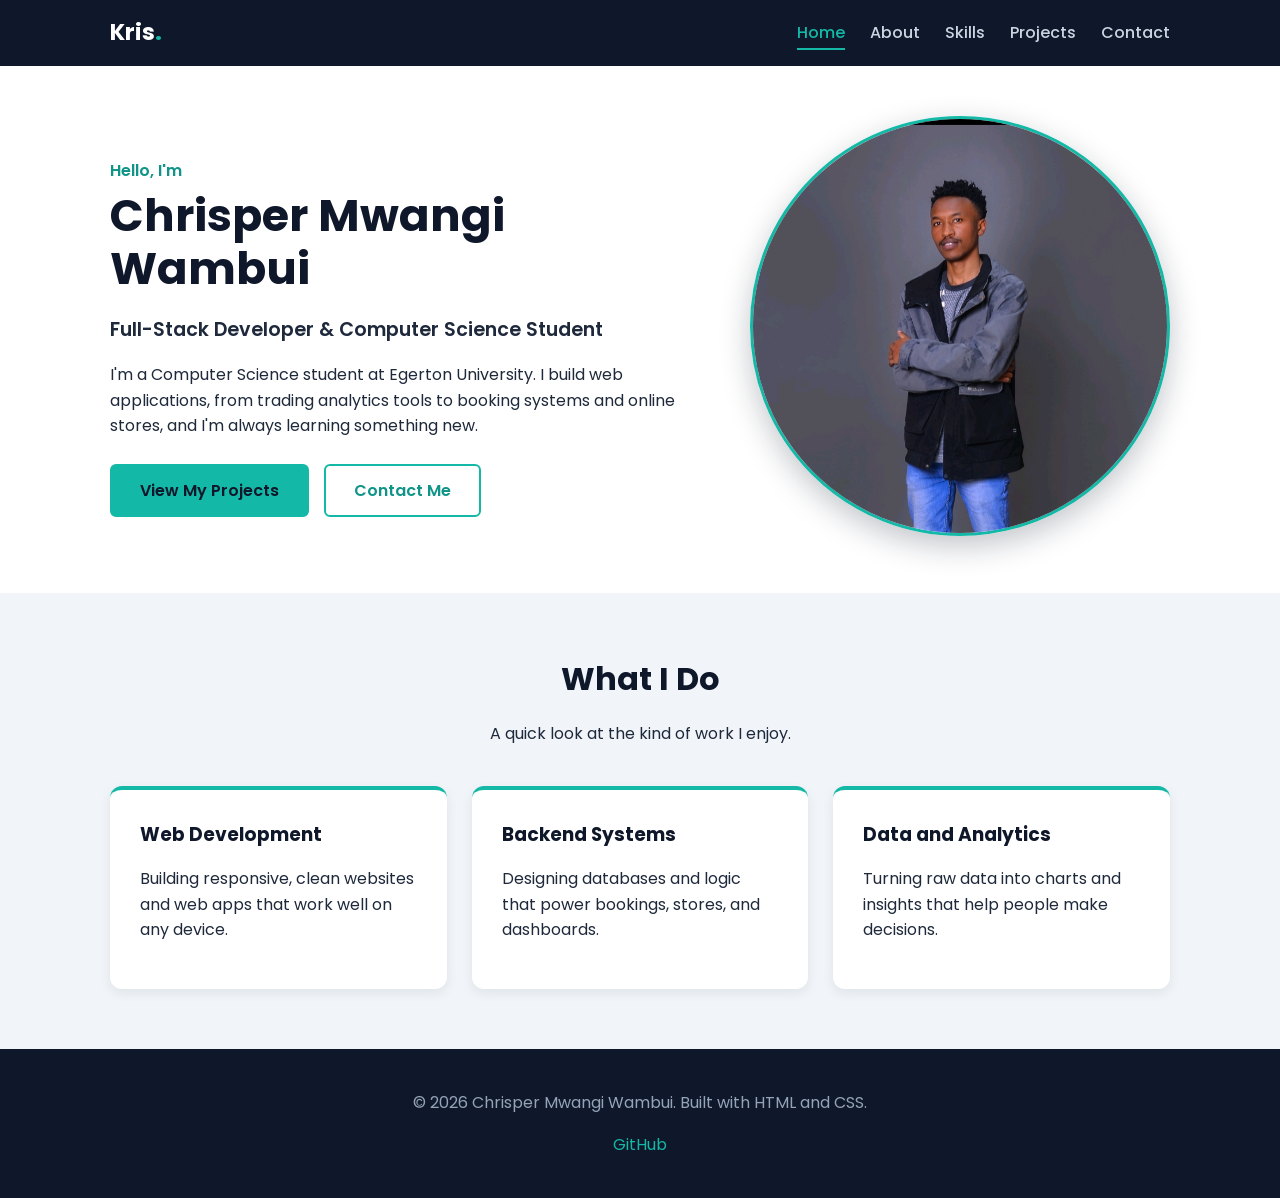
<file: index.html>
<!DOCTYPE html>
<html lang="en">
<head>
  <meta charset="UTF-8">
  <meta name="viewport" content="width=device-width, initial-scale=1.0">
  <title>Kris | Full-Stack Developer</title>

  <!-- Favicon: a small "K" icon shown in the browser tab -->
  <link rel="icon" href="data:image/svg+xml,<svg xmlns='http://www.w3.org/2000/svg' viewBox='0 0 100 100'><rect width='100' height='100' rx='20' fill='%230f172a'/><text x='50' y='70' font-size='65' text-anchor='middle' fill='%2314b8a6' font-family='Arial' font-weight='bold'>K</text></svg>">

  <!-- Google Font -->
  <link rel="preconnect" href="https://fonts.googleapis.com">
  <link rel="preconnect" href="https://fonts.gstatic.com" crossorigin>
  <link href="https://fonts.googleapis.com/css2?family=Poppins:wght@400;500;600;700&display=swap" rel="stylesheet">

  <!-- Our stylesheet -->
  <link rel="stylesheet" href="css/style.css">
</head>
<body>

  <!-- ===== NAVIGATION BAR ===== -->
  <nav class="navbar">
    <div class="container">
      <a href="index.html" class="logo">Kris<span>.</span></a>
      <ul class="nav-links">
        <li><a href="index.html" class="active">Home</a></li>
        <li><a href="about.html">About</a></li>
        <li><a href="skills.html">Skills</a></li>
        <li><a href="projects.html">Projects</a></li>
        <li><a href="contact.html">Contact</a></li>
      </ul>
    </div>
  </nav>

  <!-- ===== HERO SECTION ===== -->
  <header class="hero" id="home">
    <div class="container">

      <div class="hero-text">
        <p class="hero-greeting">Hello, I'm</p>
        <h1>Chrisper Mwangi Wambui</h1>
        <p class="hero-title">Full-Stack Developer &amp; Computer Science Student</p>
        <p>
          I'm a Computer Science student at Egerton University. I build
          web applications, from trading analytics tools to booking systems
          and online stores, and I'm always learning something new.
        </p>
        <div class="hero-buttons">
          <a href="projects.html" class="btn btn-primary">View My Projects</a>
          <a href="contact.html" class="btn btn-outline">Contact Me</a>
        </div>
      </div>

      <div class="hero-photo">
        <img src="images/profile.jpeg" alt="Portrait of Chrisper Mwangi Wambui">
      </div>

    </div>
  </header>

  <!-- ===== WHAT I DO ===== -->
  <section class="section" id="what-i-do">
    <div class="container">
      <h2 class="section-title">What I Do</h2>
      <p class="section-subtitle">A quick look at the kind of work I enjoy.</p>

      <div class="cards">
        <div class="card">
          <h3>Web Development</h3>
          <p>Building responsive, clean websites and web apps that work well on any device.</p>
        </div>
        <div class="card">
          <h3>Backend Systems</h3>
          <p>Designing databases and logic that power bookings, stores, and dashboards.</p>
        </div>
        <div class="card">
          <h3>Data and Analytics</h3>
          <p>Turning raw data into charts and insights that help people make decisions.</p>
        </div>
      </div>
    </div>
  </section>

  <!-- ===== FOOTER ===== -->
  <footer class="footer">
    <div class="container">
      <p>&copy; 2026 Chrisper Mwangi Wambui. Built with HTML and CSS.</p>
      <p><a href="https://github.com/kris4509">GitHub</a></p>
    </div>
  </footer>

</body>
</html>
</file>
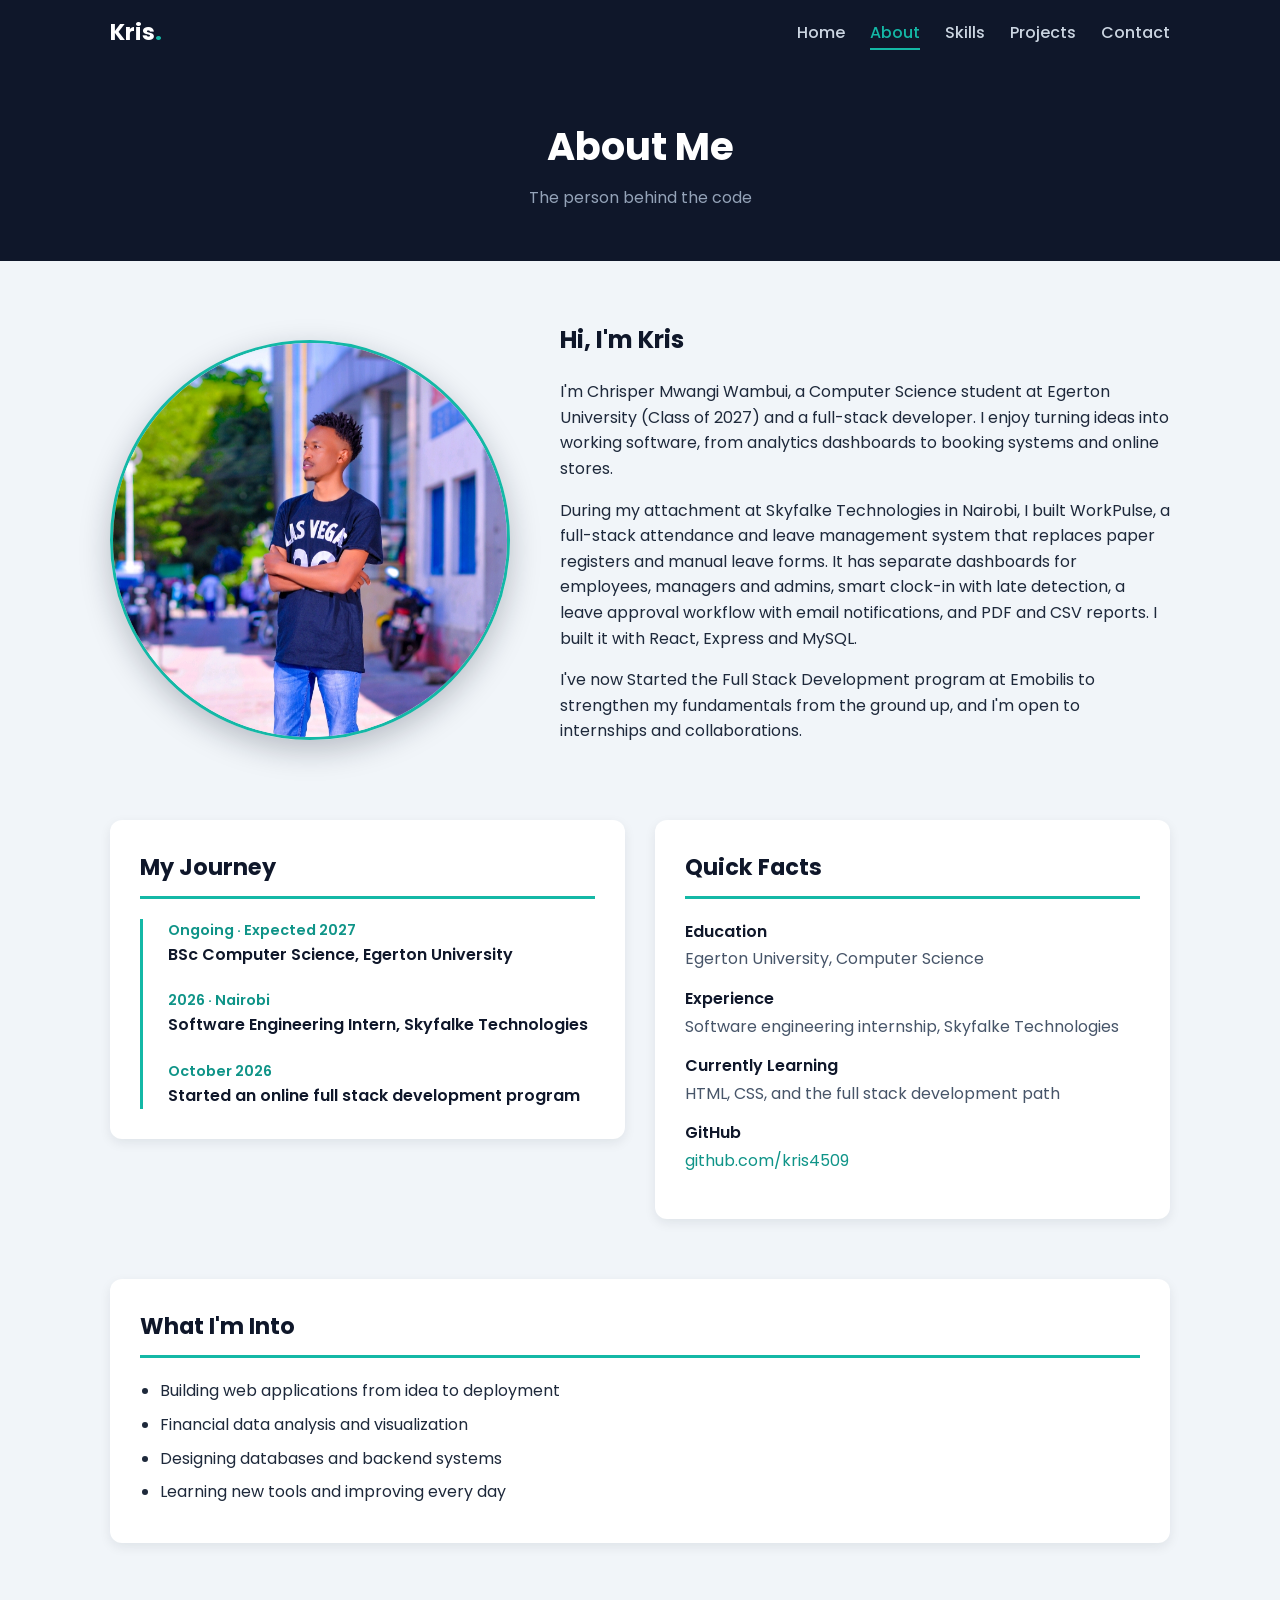
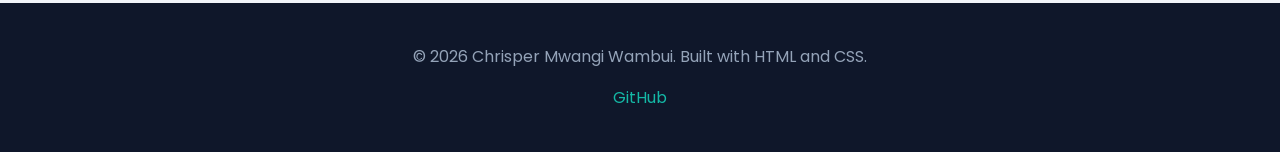
<file: about.html>
<!DOCTYPE html>
<html lang="en">
<head>
  <meta charset="UTF-8">
  <meta name="viewport" content="width=device-width, initial-scale=1.0">
  <title>About | Kris</title>

  <link rel="icon" href="data:image/svg+xml,<svg xmlns='http://www.w3.org/2000/svg' viewBox='0 0 100 100'><rect width='100' height='100' rx='20' fill='%230f172a'/><text x='50' y='70' font-size='65' text-anchor='middle' fill='%2314b8a6' font-family='Arial' font-weight='bold'>K</text></svg>">

  <link rel="preconnect" href="https://fonts.googleapis.com">
  <link rel="preconnect" href="https://fonts.gstatic.com" crossorigin>
  <link href="https://fonts.googleapis.com/css2?family=Poppins:wght@400;500;600;700&display=swap" rel="stylesheet">

  <link rel="stylesheet" href="css/style.css">
</head>
<body>

  <!-- ===== NAVIGATION BAR (note: "active" moved to About) ===== -->
  <nav class="navbar">
    <div class="container">
      <a href="index.html" class="logo">Kris<span>.</span></a>
      <ul class="nav-links">
        <li><a href="index.html">Home</a></li>
        <li><a href="about.html" class="active">About</a></li>
        <li><a href="skills.html">Skills</a></li>
        <li><a href="projects.html">Projects</a></li>
        <li><a href="contact.html">Contact</a></li>
      </ul>
    </div>
  </nav>

  <!-- ===== PAGE HEADER ===== -->
  <header class="page-header">
    <div class="container">
      <h1>About Me</h1>
      <p>The person behind the code</p>
    </div>
  </header>

  <!-- ===== INTRO ===== -->
  <section class="section" id="intro">
    <div class="container about-intro">
      <img src="images/profile2.jpeg" alt="Chrisper Mwangi Wambui">
      <div>
        <h2>Hi, I'm Kris</h2>
        <p>
        I'm Chrisper Mwangi Wambui, a Computer Science student at
        Egerton University (Class of 2027) and a full-stack developer.
        I enjoy turning ideas into working software, from analytics
        dashboards to booking systems and online stores.
        </p>
        <p>
        During my attachment at Skyfalke Technologies in Nairobi, I built
        WorkPulse, a full-stack attendance and leave management system that
        replaces paper registers and manual leave forms. It has separate
        dashboards for employees, managers and admins, smart clock-in with
        late detection, a leave approval workflow with email notifications,
        and PDF and CSV reports. I built it with React, Express and MySQL.
        </p>
        <p>
        I've now <span class="what">Started the Full Stack Development program at Emobilis</span> to
        strengthen my fundamentals from the ground up, and I'm open to
        internships and collaborations.
        </p>
      </div>
    </div>
  </section>

  <!-- ===== TIMELINE + QUICK FACTS ===== -->
  <section class="section" id="journey" style="padding-top: 0;">
    <div class="container about-two-col">

      <!-- Ordered list: the timeline -->
      <div class="panel">
        <h2>My Journey</h2>
        <ol class="timeline">
          <li>
            <span class="when">Ongoing &middot; Expected 2027</span>
            <span class="what">BSc Computer Science, Egerton University</span>
          </li>
          <li>
            <span class="when">2026 &middot; Nairobi</span>
            <span class="what">Software Engineering Intern, Skyfalke Technologies</span>
          </li>
          <li>
            <span class="when">October 2026</span>
            <span class="what">Started an online full stack development program</span>
          </li>
        </ol>
      </div>

      <!-- Description list: quick facts -->
      <div class="panel">
        <h2>Quick Facts</h2>
        <dl class="facts">
          <dt>Education</dt>
          <dd>Egerton University, Computer Science</dd>

          <dt>Experience</dt>
          <dd>Software engineering internship, Skyfalke Technologies</dd>

          <dt>Currently Learning</dt>
          <dd>HTML, CSS, and the full stack development path</dd>

          <dt>GitHub</dt>
          <dd><a href="https://github.com/kris4509">github.com/kris4509</a></dd>
        </dl>
      </div>

    </div>
  </section>

  <!-- ===== INTERESTS ===== -->
  <section class="section" id="interests" style="padding-top: 0;">
    <div class="container">
      <div class="panel">
        <h2>What I'm Into</h2>
        <!-- Unordered list. EDIT: keep what's true, add your own -->
        <ul class="interests">
          <li>Building web applications from idea to deployment</li>
          <li>Financial data analysis and visualization</li>
          <li>Designing databases and backend systems</li>
          <li>Learning new tools and improving every day</li>
        </ul>
      </div>
    </div>
  </section>

  <!-- ===== FOOTER ===== -->
  <footer class="footer">
    <div class="container">
      <p>&copy; 2026 Chrisper Mwangi Wambui. Built with HTML and CSS.</p>
      <p><a href="https://github.com/kris4509">GitHub</a></p>
    </div>
  </footer>

</body>
</html>
</file>
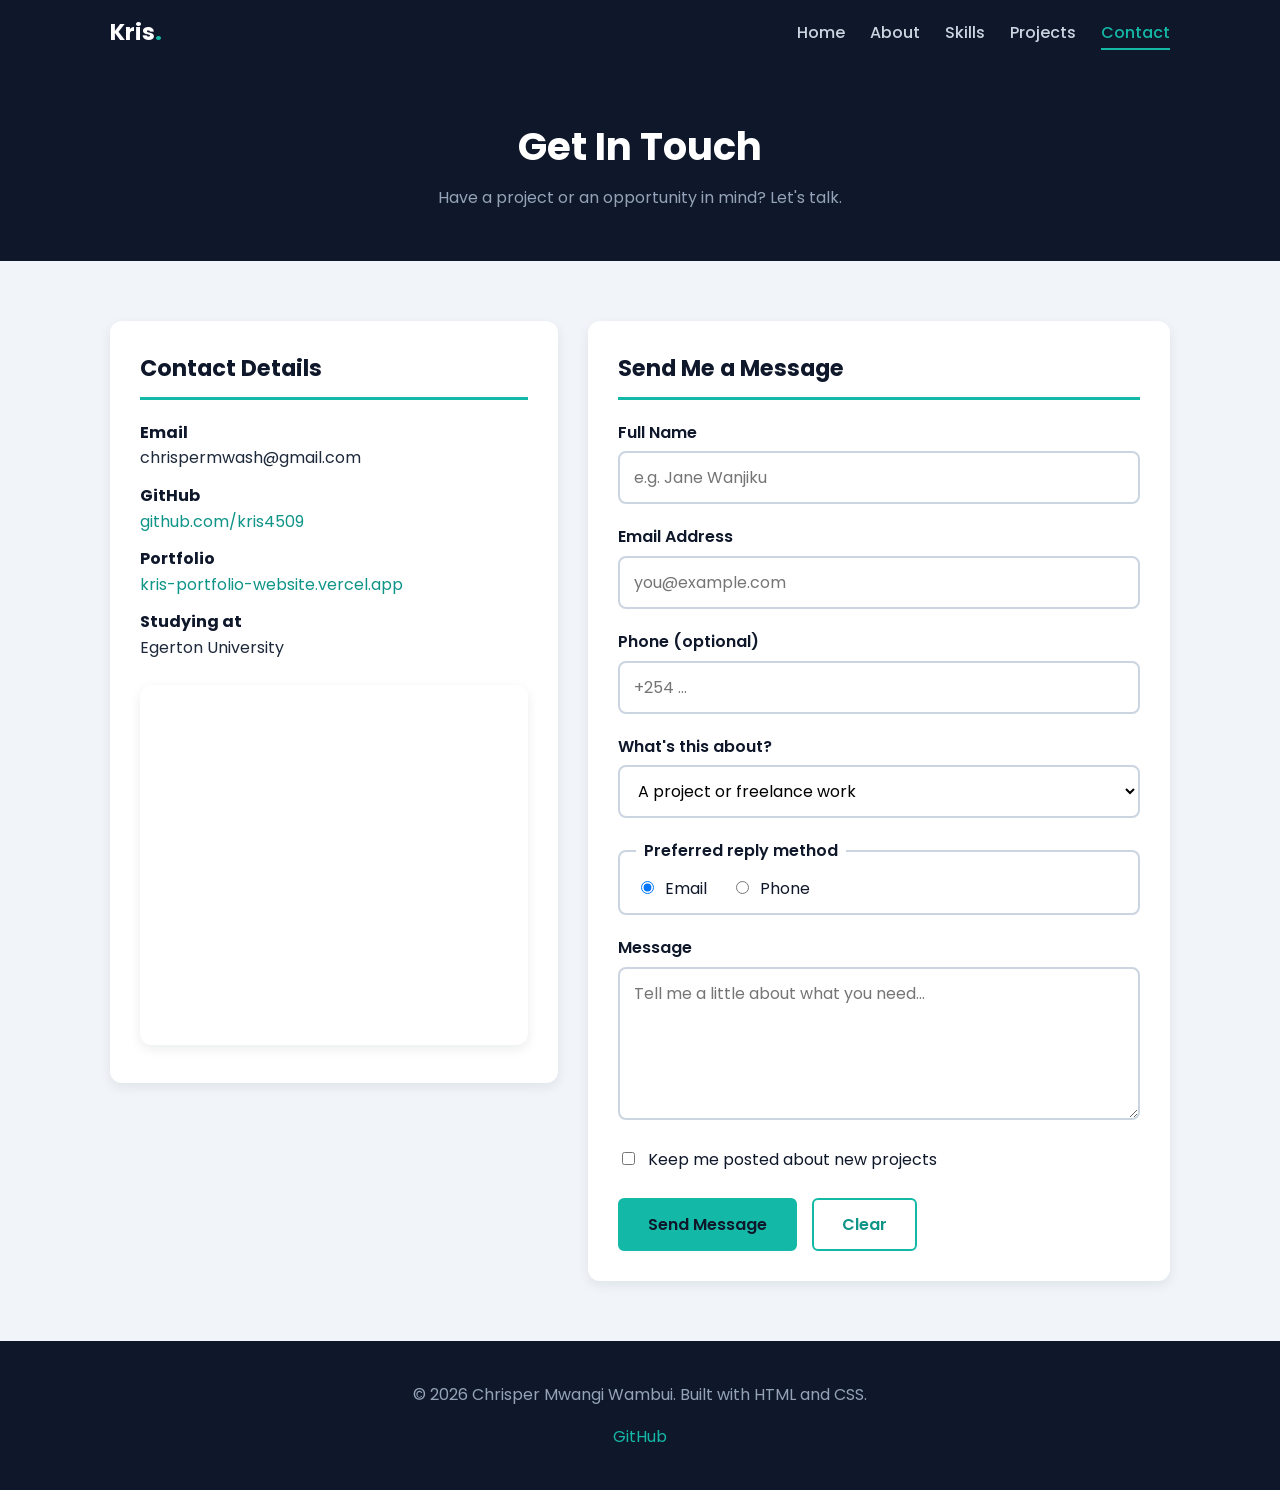
<file: contact.html>
<!DOCTYPE html>
<html lang="en">
<head>
  <meta charset="UTF-8">
  <meta name="viewport" content="width=device-width, initial-scale=1.0">
  <title>Contact | Kris</title>

  <link rel="icon" href="data:image/svg+xml,<svg xmlns='http://www.w3.org/2000/svg' viewBox='0 0 100 100'><rect width='100' height='100' rx='20' fill='%230f172a'/><text x='50' y='70' font-size='65' text-anchor='middle' fill='%2314b8a6' font-family='Arial' font-weight='bold'>K</text></svg>">

  <link rel="preconnect" href="https://fonts.googleapis.com">
  <link rel="preconnect" href="https://fonts.gstatic.com" crossorigin>
  <link href="https://fonts.googleapis.com/css2?family=Poppins:wght@400;500;600;700&display=swap" rel="stylesheet">

  <link rel="stylesheet" href="css/style.css">
</head>
<body>

  <!-- ===== NAVIGATION BAR (note: "active" moved to Contact) ===== -->
  <nav class="navbar">
    <div class="container">
      <a href="index.html" class="logo">Kris<span>.</span></a>
      <ul class="nav-links">
        <li><a href="index.html">Home</a></li>
        <li><a href="about.html">About</a></li>
        <li><a href="skills.html">Skills</a></li>
        <li><a href="projects.html">Projects</a></li>
        <li><a href="contact.html" class="active">Contact</a></li>
      </ul>
    </div>
  </nav>

  <!-- ===== PAGE HEADER ===== -->
  <header class="page-header">
    <div class="container">
      <h1>Get In Touch</h1>
      <p>Have a project or an opportunity in mind? Let's talk.</p>
    </div>
  </header>

  <!-- ===== CONTACT SECTION ===== -->
  <section class="section" id="contact">
    <div class="container contact-layout">

      <!-- LEFT: details and map -->
      <div class="contact-info">
        <div class="panel">
          <h2>Contact Details</h2>
          <ul class="contact-list">
            
            <li><strong>Email</strong>chrispermwash@gmail.com</li>
            <li><strong>GitHub</strong> <a href="https://github.com/kris4509" target="_blank" rel="noopener noreferrer">github.com/kris4509</a></li>
            <li><strong>Portfolio</strong> <a href="https://kris-portfolio-website.vercel.app" target="_blank" rel="noopener noreferrer">kris-portfolio-website.vercel.app</a></li>
            <li><strong>Studying at</strong> Egerton University</li>
          </ul>

          <!-- Iframe: an embedded map of my university  -->
          <iframe
            class="map-frame"
            title="Map showing Egerton University"
            src="https://www.openstreetmap.org/export/embed.html?bbox=35.91%2C-0.385%2C35.95%2C-0.355&amp;layer=mapnik&amp;marker=-0.3703%2C35.9306"
            loading="lazy">
          </iframe>
        </div>
      </div>

      <!-- RIGHT: the form -->
      <div class="contact-form-wrap">
        <div class="panel">
          <h2>Send Me a Message</h2>

          
          <form class="contact-form" action="mailto:your-email@example.com" method="post" enctype="text/plain">

            <label for="name">Full Name</label>
            <input type="text" id="name" name="name" placeholder="e.g. Jane Wanjiku" required>

            <label for="email">Email Address</label>
            <input type="email" id="email" name="email" placeholder="you@example.com" required>

            <label for="phone">Phone (optional)</label>
            <input type="tel" id="phone" name="phone" placeholder="+254 ...">

            <label for="topic">What's this about?</label>
            <select id="topic" name="topic">
              <option value="project">A project or freelance work</option>
              <option value="job">A job or internship</option>
              <option value="collab">Collaboration</option>
              <option value="other">Something else</option>
            </select>

            <fieldset>
              <legend>Preferred reply method</legend>
              <span class="option">
                <input type="radio" id="reply-email" name="reply" value="email" checked>
                <label for="reply-email">Email</label>
              </span>
              <span class="option">
                <input type="radio" id="reply-phone" name="reply" value="phone">
                <label for="reply-phone">Phone</label>
              </span>
            </fieldset>

            <label for="message">Message</label>
            <textarea id="message" name="message" rows="5" placeholder="Tell me a little about what you need..." required></textarea>

            <div class="checkbox-row">
              <input type="checkbox" id="updates" name="updates" value="yes">
              <label for="updates">Keep me posted about new projects</label>
            </div>

            <div class="form-buttons">
              <button type="submit" class="btn btn-primary">Send Message</button>
              <button type="reset" class="btn btn-outline">Clear</button>
            </div>

          </form>
        </div>
      </div>

    </div>
  </section>

  <!-- ===== FOOTER ===== -->
  <footer class="footer">
    <div class="container">
      <p>&copy; 2026 Chrisper Mwangi Wambui. Built with HTML and CSS.</p>
      <p><a href="https://github.com/kris4509">GitHub</a></p>
    </div>
  </footer>

</body>
</html>
</file>
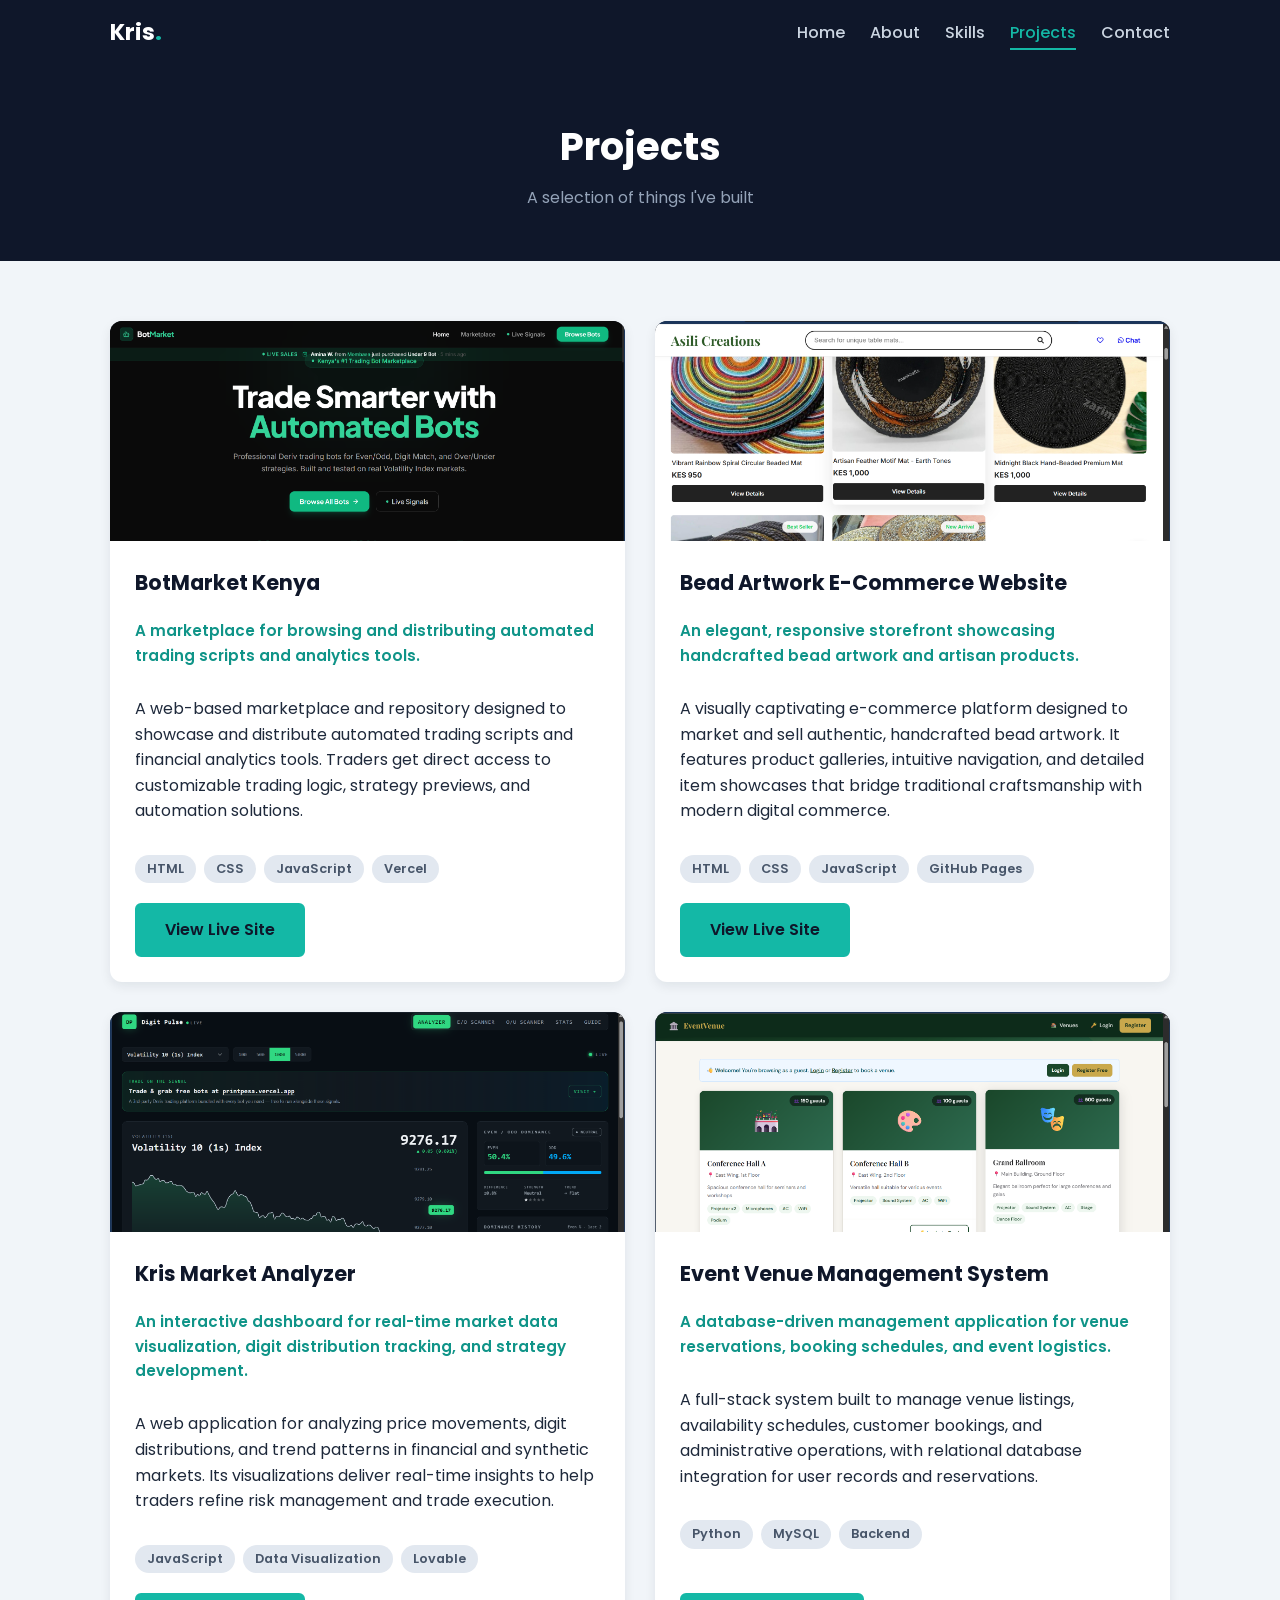
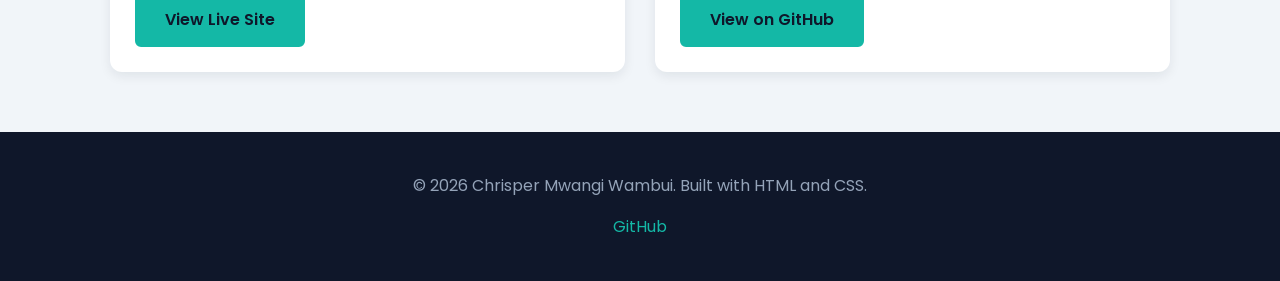
<file: projects.html>
<!DOCTYPE html>
<html lang="en">
<head>
  <meta charset="UTF-8">
  <meta name="viewport" content="width=device-width, initial-scale=1.0">
  <title>Projects | Kris</title>

  <link rel="icon" href="data:image/svg+xml,<svg xmlns='http://www.w3.org/2000/svg' viewBox='0 0 100 100'><rect width='100' height='100' rx='20' fill='%230f172a'/><text x='50' y='70' font-size='65' text-anchor='middle' fill='%2314b8a6' font-family='Arial' font-weight='bold'>K</text></svg>">

  <link rel="preconnect" href="https://fonts.googleapis.com">
  <link rel="preconnect" href="https://fonts.gstatic.com" crossorigin>
  <link href="https://fonts.googleapis.com/css2?family=Poppins:wght@400;500;600;700&display=swap" rel="stylesheet">

  <link rel="stylesheet" href="css/style.css">
</head>
<body>

  <!-- ===== NAVIGATION BAR (note: "active" moved to Projects) ===== -->
  <nav class="navbar">
    <div class="container">
      <a href="index.html" class="logo">Kris<span>.</span></a>
      <ul class="nav-links">
        <li><a href="index.html">Home</a></li>
        <li><a href="about.html">About</a></li>
        <li><a href="skills.html">Skills</a></li>
        <li><a href="projects.html" class="active">Projects</a></li>
        <li><a href="contact.html">Contact</a></li>
      </ul>
    </div>
  </nav>

  <!-- ===== PAGE HEADER ===== -->
  <header class="page-header">
    <div class="container">
      <h1>Projects</h1>
      <p>A selection of things I've built</p>
    </div>
  </header>

  <!-- ===== PROJECT CARDS ===== -->
  <section class="section" id="projects">
    <div class="container projects-grid">

      <!-- Project 1: BotMarket Kenya -->
      <article class="project-card">
        <img src="images/botmarket.png" alt="Screenshot of the BotMarket Kenya website">
        <div class="project-body">
          <h3>BotMarket Kenya</h3>
          <p class="project-summary">A marketplace for browsing and distributing automated trading scripts and analytics tools.</p>
          <p>
            A web-based marketplace and repository designed to showcase and
            distribute automated trading scripts and financial analytics tools.
            Traders get direct access to customizable trading logic, strategy
            previews, and automation solutions.
          </p>
         
          <ul class="tags">
            <li>HTML</li>
            <li>CSS</li>
            <li>JavaScript</li>
            <li>Vercel</li>
          </ul>
          <a href="https://botmarket-ke.vercel.app" class="btn btn-primary" target="_blank" rel="noopener noreferrer">View Live Site</a>
        </div>
      </article>

      <!-- Project 2: Bead Artwork E-Commerce -->
      <article class="project-card">
        <img src="images/bead-artwork.png" alt="Screenshot of the Bead Artwork e-commerce website">
        <div class="project-body">
          <h3>Bead Artwork E-Commerce Website</h3>
          <p class="project-summary">An elegant, responsive storefront showcasing handcrafted bead artwork and artisan products.</p>
          <p>
            A visually captivating e-commerce platform designed to market and
            sell authentic, handcrafted bead artwork. It features product
            galleries, intuitive navigation, and detailed item showcases that
            bridge traditional craftsmanship with modern digital commerce.
          </p>
          <ul class="tags">
            <li>HTML</li>
            <li>CSS</li>
            <li>JavaScript</li>
            <li>GitHub Pages</li>
          </ul>
          <a href="https://kris4509.github.io/bead-artwork-ecommerce-website" class="btn btn-primary" target="_blank" rel="noopener noreferrer">View Live Site</a>
        </div>
      </article>

      <!-- Project 3: Kris Market Analyzer -->
      <article class="project-card">
        <img src="images/market-analyzer.png" alt="Screenshot of the Kris Market Analyzer dashboard">
        <div class="project-body">
          <h3>Kris Market Analyzer</h3>
          <p class="project-summary">An interactive dashboard for real-time market data visualization, digit distribution tracking, and strategy development.</p>
          <p>
            A web application for analyzing price movements, digit
            distributions, and trend patterns in financial and synthetic
            markets. Its visualizations deliver real-time insights to help
            traders refine risk management and trade execution.
          </p>
          <ul class="tags">
            <li>JavaScript</li>
            <li>Data Visualization</li>
            <li>Lovable</li>
          </ul>
          <a href="https://krismarketanalyzer.lovable.app" class="btn btn-primary" target="_blank" rel="noopener noreferrer">View Live Site</a>
        </div>
      </article>

      <!-- Project 4: Event Venue Management System -->
      <article class="project-card">
        <img src="images/event-venue.png" alt="Screenshot of the Event Venue Management System">
        <div class="project-body">
          <h3>Event Venue Management System</h3>
          <p class="project-summary">A database-driven management application for venue reservations, booking schedules, and event logistics.</p>
          <p>
            A full-stack system built to manage venue listings, availability
            schedules, customer bookings, and administrative operations, with
            relational database integration for user records and reservations.
          </p>
          <ul class="tags">
            <li>Python</li>
            <li>MySQL</li>
            <li>Backend</li>
          </ul>
          <a href="https://github.com/kris4509/EventVenueSystem" class="btn btn-primary" target="_blank" rel="noopener noreferrer">View on GitHub</a>
        </div>
      </article>

    </div>
  </section>

  <!-- ===== FOOTER ===== -->
  <footer class="footer">
    <div class="container">
      <p>&copy; 2026 Chrisper Mwangi Wambui. Built with HTML and CSS.</p>
      <p><a href="https://github.com/kris4509">GitHub</a></p>
    </div>
  </footer>

</body>
</html>
</file>
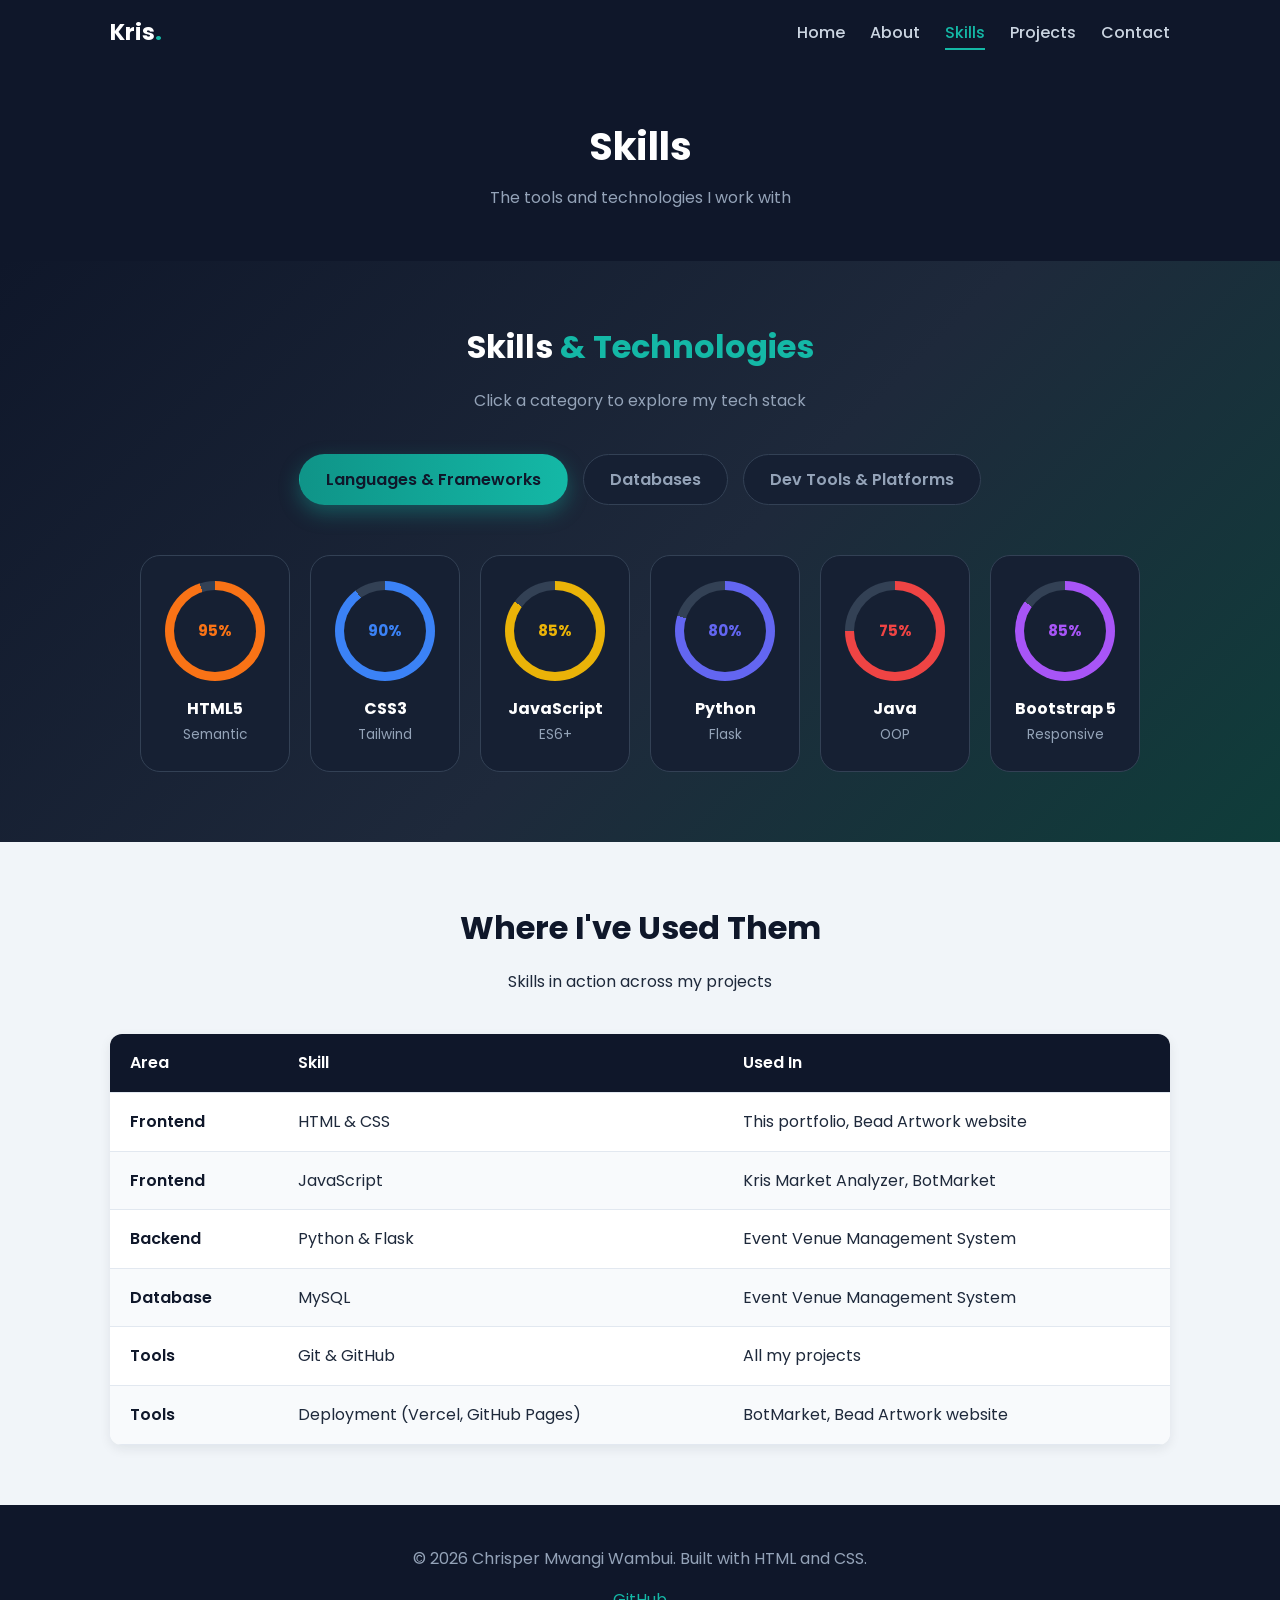
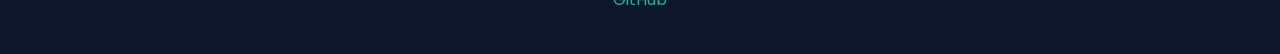
<file: skills.html>
<!DOCTYPE html>
<html lang="en">
<head>
  <meta charset="UTF-8">
  <meta name="viewport" content="width=device-width, initial-scale=1.0">
  <title>Skills | Kris</title>

  <link rel="icon" href="data:image/svg+xml,<svg xmlns='http://www.w3.org/2000/svg' viewBox='0 0 100 100'><rect width='100' height='100' rx='20' fill='%230f172a'/><text x='50' y='70' font-size='65' text-anchor='middle' fill='%2314b8a6' font-family='Arial' font-weight='bold'>K</text></svg>">

  <link rel="preconnect" href="https://fonts.googleapis.com">
  <link rel="preconnect" href="https://fonts.gstatic.com" crossorigin>
  <link href="https://fonts.googleapis.com/css2?family=Poppins:wght@400;500;600;700&display=swap" rel="stylesheet">

  <link rel="stylesheet" href="css/style.css">
</head>
<body>

  <!-- ===== NAVIGATION BAR ===== -->
  <nav class="navbar">
    <div class="container">
      <a href="index.html" class="logo">Kris<span>.</span></a>
      <ul class="nav-links">
        <li><a href="index.html">Home</a></li>
        <li><a href="about.html">About</a></li>
        <li><a href="skills.html" class="active">Skills</a></li>
        <li><a href="projects.html">Projects</a></li>
        <li><a href="contact.html">Contact</a></li>
      </ul>
    </div>
  </nav>

  <!-- ===== PAGE HEADER ===== -->
  <header class="page-header">
    <div class="container">
      <h1>Skills</h1>
      <p>The tools and technologies I work with</p>
    </div>
  </header>

  <!-- ===== SKILL RINGS WITH TABS ===== -->
  <section class="skills-dark" id="skills">
    <div class="container">
      <h2 class="section-title">Skills <span class="accent">&amp; Technologies</span></h2>
      <p class="section-subtitle">Click a category to explore my tech stack</p>

      <div class="tabs">

        <!-- Radios and labels: each label is linked to its radio by for/id -->
        <input type="radio" name="skill-tab" id="tab-lang" checked>
        <label for="tab-lang">Languages &amp; Frameworks</label>

        <input type="radio" name="skill-tab" id="tab-db">
        <label for="tab-db">Databases</label>

        <input type="radio" name="skill-tab" id="tab-tools">
        <label for="tab-tools">Dev Tools &amp; Platforms</label>

        <!-- PANEL 1: Languages & Frameworks -->
        <div class="tab-panel" id="panel-lang">
          <div class="skill-card">
            <div class="ring" style="--value: 95; --color: #f97316;"><span>95%</span></div>
            <h3>HTML5</h3>
            <p>Semantic</p>
          </div>
          <div class="skill-card">
            <div class="ring" style="--value: 90; --color: #3b82f6;"><span>90%</span></div>
            <h3>CSS3</h3>
            <p>Tailwind</p>
          </div>
          <div class="skill-card">
            <div class="ring" style="--value: 85; --color: #eab308;"><span>85%</span></div>
            <h3>JavaScript</h3>
            <p>ES6+</p>
          </div>
          <div class="skill-card">
            <div class="ring" style="--value: 80; --color: #6366f1;"><span>80%</span></div>
            <h3>Python</h3>
            <p>Flask</p>
          </div>
          <div class="skill-card">
            <div class="ring" style="--value: 75; --color: #ef4444;"><span>75%</span></div>
            <h3>Java</h3>
            <p>OOP</p>
          </div>
          <div class="skill-card">
            <div class="ring" style="--value: 85; --color: #a855f7;"><span>85%</span></div>
            <h3>Bootstrap 5</h3>
            <p>Responsive</p>
          </div>
        </div>

        <!-- PANEL 2: Databases -->
        <div class="tab-panel" id="panel-db">
          <div class="skill-card">
            <div class="ring" style="--value: 78; --color: #f97316;"><span>78%</span></div>
            <h3>MySQL</h3>
            <p>Relational DB</p>
          </div>
          <div class="skill-card">
            <div class="ring" style="--value: 72; --color: #a855f7;"><span>72%</span></div>
            <h3>SQLAlchemy</h3>
            <p>ORM</p>
          </div>
          <div class="skill-card">
            <div class="ring" style="--value: 80; --color: #3b82f6;"><span>80%</span></div>
            <h3>SQL</h3>
            <p>Queries &amp; Joins</p>
          </div>
        </div>

        <!-- PANEL 3: Dev Tools & Platforms -->
        <div class="tab-panel" id="panel-tools">
          <div class="skill-card">
            <div class="ring" style="--value: 88; --color: #94a3b8;"><span>88%</span></div>
            <h3>Git &amp; GitHub</h3>
            <p>Version Control</p>
          </div>
          <div class="skill-card">
            <div class="ring" style="--value: 85; --color: #e2e8f0;"><span>85%</span></div>
            <h3>Vercel</h3>
            <p>CI/CD Deploy</p>
          </div>
          <div class="skill-card">
            <div class="ring" style="--value: 90; --color: #a855f7;"><span>90%</span></div>
            <h3>GitHub Pages</h3>
            <p>Static Host</p>
          </div>
          <div class="skill-card">
            <div class="ring" style="--value: 70; --color: #3b82f6;"><span>70%</span></div>
            <h3>Linux</h3>
            <p>Terminal &amp; CLI</p>
          </div>
          <div class="skill-card">
            <div class="ring" style="--value: 78; --color: #22c55e;"><span>78%</span></div>
            <h3>REST APIs</h3>
            <p>Design &amp; Use</p>
          </div>
          <div class="skill-card">
            <div class="ring" style="--value: 72; --color: #10b981;"><span>72%</span></div>
            <h3>M-Pesa API</h3>
            <p>Daraja STK</p>
          </div>
        </div>

      </div>
    </div>
  </section>

  <!-- ===== TABLE: WHERE I'VE USED THEM ===== -->
  <section class="section" id="used-in">
    <div class="container">
      <h2 class="section-title">Where I've Used Them</h2>
      <p class="section-subtitle">Skills in action across my projects</p>

      <div class="table-wrap">
        <table class="skills-table">
          <thead>
            <tr>
              <th>Area</th>
              <th>Skill</th>
              <th>Used In</th>
            </tr>
          </thead>
          <tbody>
            <!-- EDIT: make sure these match what you really used in each project -->
            <tr>
              <td>Frontend</td>
              <td>HTML &amp; CSS</td>
              <td>This portfolio, Bead Artwork website</td>
            </tr>
            <tr>
              <td>Frontend</td>
              <td>JavaScript</td>
              <td>Kris Market Analyzer, BotMarket</td>
            </tr>
            <tr>
              <td>Backend</td>
              <td>Python &amp; Flask</td>
              <td>Event Venue Management System</td>
            </tr>
            <tr>
              <td>Database</td>
              <td>MySQL</td>
              <td>Event Venue Management System</td>
            </tr>
            <tr>
              <td>Tools</td>
              <td>Git &amp; GitHub</td>
              <td>All my projects</td>
            </tr>
            <tr>
              <td>Tools</td>
              <td>Deployment (Vercel, GitHub Pages)</td>
              <td>BotMarket, Bead Artwork website</td>
            </tr>
          </tbody>
        </table>
      </div>
    </div>
  </section>

  <!-- ===== FOOTER ===== -->
  <footer class="footer">
    <div class="container">
      <p>&copy; 2026 Chrisper Mwangi Wambui. Built with HTML and CSS.</p>
      <p><a href="https://github.com/kris4509">GitHub</a></p>
    </div>
  </footer>

</body>
</html>
</file>
<file: css/style.css>
/* ===== 1. VARIABLES (colours and fonts, change them here once) ===== */
:root {
  --navy: #0f172a;
  --teal: #14b8a6;
  --teal-dark: #0f9488;
  --light: #f1f5f9;
  --text: #1e293b;
  --white: #ffffff;
}

/* ===== 2. BASE STYLES ===== */
* {
  box-sizing: border-box; /* padding and border stay inside the width */
}

body {
  margin: 0;
  font-family: "Poppins", Arial, sans-serif;
  color: var(--text);
  background-color: var(--light);
  line-height: 1.6;
}

h1, h2, h3 {
  margin-top: 0;
  color: var(--navy);
}

a {
  color: var(--teal-dark);
  text-decoration: none;
}

a:hover {
  text-decoration: underline;
}

/* Centres content and stops it getting too wide */
.container {
  max-width: 1100px;
  margin: 0 auto;
  padding: 0 20px;
}

/* ===== 3. NAVBAR ===== */
.navbar {
  background-color: var(--navy);
  position: sticky; /* stays at the top while scrolling */
  top: 0;
  z-index: 100;
}

.navbar .container {
  display: flex;
  justify-content: space-between;
  align-items: center;
  padding-top: 15px;
  padding-bottom: 15px;
}

.logo {
  color: var(--white);
  font-size: 1.4rem;
  font-weight: 700;
}

.logo span {
  color: var(--teal);
}

.logo:hover {
  text-decoration: none;
}

.nav-links {
  list-style: none;
  margin: 0;
  padding: 0;
  display: flex;
  gap: 25px;
}

.nav-links a {
  color: #cbd5e1;
  font-weight: 500;
  padding-bottom: 4px;
}

.nav-links a:hover,
.nav-links a.active {
  color: var(--teal);
  border-bottom: 2px solid var(--teal);
  text-decoration: none;
}

/* ===== 4. BUTTONS ===== */
.btn {
  display: inline-block;
  padding: 12px 28px;
  border-radius: 6px;
  font-weight: 600;
  border: 2px solid var(--teal);
}

.btn-primary {
  background-color: var(--teal);
  color: var(--navy);
}

.btn-primary:hover {
  background-color: var(--teal-dark);
  border-color: var(--teal-dark);
  text-decoration: none;
}

.btn-outline {
  background-color: transparent;
  color: var(--teal-dark);
}

.btn-outline:hover {
  background-color: var(--teal);
  color: var(--navy);
  text-decoration: none;
}

/* ===== 5. HERO SECTION ===== */
.hero {
  padding: 50px 0;         /* was 70px */
  background-color: var(--white);
}

.hero .container {
  display: flex;
  align-items: center;
  justify-content: space-between;
  gap: 40px;
}

.hero-text {
  max-width: 600px;
}

.hero-greeting {
  color: var(--teal-dark);
  font-weight: 600;
  margin-bottom: 5px;
}

.hero-text h1 {
  font-size: 2.8rem;
  line-height: 1.2;
  margin-bottom: 10px;
}

.hero-title {
  font-size: 1.2rem;
  font-weight: 600;
  margin-bottom: 15px;
}

.hero-buttons {
  margin-top: 25px;
  display: flex;
  gap: 15px;
}

.hero-photo img {
  width: 420px;
  height: 420px;           /* keep width and height equal so it stays a circle */
  object-fit: cover;
  object-position: top;
  border-radius: 50%;
  border: 3px solid var(--teal);
  box-shadow: 0 10px 30px rgba(15, 23, 42, 0.25);
}

/* ===== 6. SECTIONS AND CARDS ===== */
.section {
  padding: 60px 0;
}

.section-title {
  text-align: center;
  font-size: 2rem;
  margin-bottom: 10px;
}

.section-subtitle {
  text-align: center;
  margin-bottom: 40px;
}

.cards {
  display: flex;
  gap: 25px;
}

.card {
  flex: 1;
  background-color: var(--white);
  padding: 30px;
  border-radius: 12px;
  border-top: 4px solid var(--teal);
  box-shadow: 0 4px 12px rgba(15, 23, 42, 0.08);
  transition: transform 0.3s ease, box-shadow 0.3s ease; /* animate these two changes */
}

.card:hover {
  transform: translateY(-10px);                    /* moves the card up 10px */
  box-shadow: 0 16px 30px rgba(20, 184, 166, 0.25); /* deeper teal-tinted shadow */
}

.card h3 {
  margin-bottom: 10px;
}

/* ===== 7. FOOTER ===== */
.footer {
  background-color: var(--navy);
  color: #94a3b8;
  text-align: center;
  padding: 25px 0;
}

.footer a {
  color: var(--teal);
}

/* about css */
/* ===== 8. PAGE HEADER BANNER (used on inner pages) ===== */
.page-header {
  background-color: var(--navy);
  color: var(--white);
  text-align: center;
  padding: 50px 0;
}

.page-header h1 {
  color: var(--white);
  margin-bottom: 8px;
  font-size: 2.4rem;
}

.page-header p {
  color: #94a3b8;
  margin: 0;
}

/* ===== 9. ABOUT PAGE ===== */
.about-intro {
  display: flex;
  align-items: center;
  gap: 50px;
}

.about-intro img {
  width: 400px;
  height: 400px;           /* equal width and height = a circle */
  object-fit: cover;
  object-position: center 15%; /* keeps the face near the top of the circle */
  border-radius: 50%;
  border: 3px solid var(--teal);
  box-shadow: 0 10px 30px rgba(15, 23, 42, 0.25);
  flex-shrink: 0;
}

.about-two-col {
  display: flex;
  gap: 30px;
  align-items: flex-start;
}

.panel {
  flex: 1;
  background-color: var(--white);
  padding: 30px;
  border-radius: 12px;
  box-shadow: 0 4px 12px rgba(15, 23, 42, 0.08);
}

.panel h2 {
  font-size: 1.4rem;
  padding-bottom: 10px;
  border-bottom: 3px solid var(--teal);
  margin-bottom: 20px;
}

/* Timeline (ordered list) */
.timeline {
  margin: 0;
  padding-left: 25px;
  border-left: 3px solid var(--teal);
  list-style: none;
}

.timeline li {
  margin-bottom: 22px;
}

.timeline li:last-child {
  margin-bottom: 0;
}

.timeline .when {
  display: block;
  color: var(--teal-dark);
  font-weight: 600;
  font-size: 0.9rem;
}

.timeline .what {
  display: block;
  font-weight: 600;
  color: var(--navy);
}

/* Description list (quick facts) */
.facts dt {
  font-weight: 600;
  color: var(--navy);
  margin-top: 14px;
}

.facts dd {
  margin: 2px 0 0 0;
  color: #475569;
}

/* Interests (unordered list) */
.interests {
  margin: 0;
  padding-left: 20px;
}

.interests li {
  margin-bottom: 8px;
}
/* skill css */
/* ===== 10. SKILLS PAGE: STYLED TABLE ===== */
.table-wrap {
  overflow-x: auto;        /* lets the table scroll sideways on small screens */
  background-color: var(--white);
  border-radius: 12px;
  box-shadow: 0 4px 12px rgba(15, 23, 42, 0.08);
}

.skills-table {
  width: 100%;
  border-collapse: collapse; /* merges the double borders into single lines */
}

.skills-table th,
.skills-table td {
  padding: 16px 20px;
  text-align: left;
  border-bottom: 1px solid #e2e8f0;
}

.skills-table thead th {
  background-color: var(--navy);
  color: var(--white);
  font-weight: 600;
}

/* Stripes: every second row gets a light background */
.skills-table tbody tr:nth-child(even) {
  background-color: #f8fafc;
}

/* Hover highlight */
.skills-table tbody tr {
  transition: background-color 0.2s ease;
}

.skills-table tbody tr:hover {
  background-color: #ccfbf1;
}

.skills-table td:first-child {
  font-weight: 600;
  color: var(--navy);
}

/* Level badges */
.level {
  display: inline-block;
  padding: 4px 12px;
  border-radius: 20px;
  font-size: 0.85rem;
  font-weight: 600;
}

.level-advanced {
  background-color: var(--teal);
  color: var(--navy);
}

.level-intermediate {
  background-color: #99f6e4;
  color: var(--navy);
}

.level-beginner {
  background-color: #e2e8f0;
  color: #475569;
}

.table-note {
  margin-top: 15px;
  font-size: 0.9rem;
  color: #64748b;
}
/* project css */
/* ===== 11. PROJECTS PAGE ===== */
.projects-grid {
  display: flex;
  flex-wrap: wrap;          /* lets cards drop onto a new row */
  gap: 30px;
}

.project-card {
  flex: 1 1 calc(50% - 15px);
  display: flex;
  flex-direction: column;     /* stacks image and body vertically */
  background-color: var(--white);
  border-radius: 12px;
  overflow: hidden;
  box-shadow: 0 4px 12px rgba(15, 23, 42, 0.08);
  transition: transform 0.3s ease, box-shadow 0.3s ease;
}

.project-card:hover {
  transform: translateY(-8px);
  box-shadow: 0 16px 30px rgba(20, 184, 166, 0.25);
}

.project-card img {
  width: 100%;
  height: 220px;
  object-fit: cover;
  object-position: top;
  display: block;
  background-color: var(--navy); /* shows if the image is missing */
  color: #94a3b8;
}

.project-body {
  padding: 25px;
  flex: 1;                    /* body fills the leftover card height */
  display: flex;
  flex-direction: column;
}

.project-body .btn {
  margin-top: auto;           /* pushes the button to the bottom of the card */
  align-self: flex-start;     /* keeps it button-sized instead of full width */
}

.project-body h3 {
  font-size: 1.3rem;
  margin-bottom: 5px;
}

.project-summary {
  color: var(--teal-dark);
  font-weight: 600;
  font-size: 0.95rem;
  margin-bottom: 12px;
}

.tags {
  list-style: none;
  padding: 0;
  margin: 15px 0 20px 0;
  display: flex;
  flex-wrap: wrap;
  gap: 8px;
}

.tags li {
  background-color: #e2e8f0;
  color: #475569;
  padding: 4px 12px;
  border-radius: 20px;
  font-size: 0.8rem;
  font-weight: 600;
}
/* contact css */
/* ===== 12. CONTACT PAGE ===== */
.contact-layout {
  display: flex;
  gap: 30px;
  align-items: flex-start;
}

.contact-info {
  flex: 1;
}

.contact-form-wrap {
  flex: 1.3;
}

.contact-list {
  list-style: none;
  padding: 0;
  margin: 0 0 25px 0;
}

.contact-list li {
  margin-bottom: 12px;
}

.contact-list strong {
  display: block;
  color: var(--navy);
}

.map-frame {
  width: 100%;
  height: 360px;           /* was 280px, gives the map more room above the footer */
  border: 0;
  border-radius: 12px;
  box-shadow: 0 4px 12px rgba(15, 23, 42, 0.08);
}

/* Form styling */
.contact-form label {
  display: block;
  font-weight: 600;
  color: var(--navy);
  margin-bottom: 6px;
}

.contact-form input[type="text"],
.contact-form input[type="email"],
.contact-form input[type="tel"],
.contact-form select,
.contact-form textarea {
  width: 100%;
  padding: 12px 14px;
  margin-bottom: 20px;
  border: 2px solid #cbd5e1;
  border-radius: 8px;
  font-family: inherit;      /* inputs don't inherit the font by default */
  font-size: 1rem;
  background-color: var(--white);
  transition: border-color 0.2s ease, box-shadow 0.2s ease;
}

.contact-form input:focus,
.contact-form select:focus,
.contact-form textarea:focus {
  outline: none;
  border-color: var(--teal);
  box-shadow: 0 0 0 4px rgba(20, 184, 166, 0.2);
}

.contact-form textarea {
  resize: vertical;
  min-height: 130px;
}

.contact-form fieldset {
  border: 2px solid #cbd5e1;
  border-radius: 8px;
  margin: 0 0 20px 0;
  padding: 12px 16px;
}

.contact-form legend {
  font-weight: 600;
  color: var(--navy);
  padding: 0 8px;
}

.contact-form .option {
  display: inline-block;
  margin-right: 20px;
}

.contact-form .option label {
  display: inline;
  font-weight: 400;
  margin-left: 4px;
}

.contact-form .checkbox-row {
  margin-bottom: 25px;
}

.contact-form .checkbox-row label {
  display: inline;
  font-weight: 400;
  margin-left: 6px;
}

.form-buttons {
  display: flex;
  gap: 15px;
}

.form-buttons button {
  font-family: inherit;
  font-size: 1rem;
  cursor: pointer;
}
/* additional of skills css */
/* ===== 13. SKILLS: DARK SECTION, TABS AND PROGRESS RINGS ===== */
.skills-dark {
  --card-bg: #162033;
  background: linear-gradient(135deg, #0f172a 0%, #1e293b 55%, #0f3d3a 100%);
  padding: 60px 0 70px;
}

.skills-dark .section-title {
  color: var(--white);
}

.skills-dark .section-subtitle {
  color: #94a3b8;
}

.accent {
  color: var(--teal);
}

/* Tabs: radio buttons are hidden, the labels act as the buttons */
.tabs {
  display: flex;
  flex-wrap: wrap;
  justify-content: center;
  gap: 15px;
}

.tabs input[type="radio"] {
  position: absolute;
  opacity: 0;
  pointer-events: none;
}

.tabs label {
  padding: 12px 26px;
  border-radius: 50px;
  background-color: var(--card-bg);
  border: 1px solid #334155;
  color: #94a3b8;
  font-weight: 600;
  cursor: pointer;
  transition: all 0.3s ease;
}

.tabs label:hover {
  color: var(--white);
  border-color: var(--teal);
}

/* The label right after the checked radio looks "selected" */
#tab-lang:checked + label,
#tab-db:checked + label,
#tab-tools:checked + label {
  background: linear-gradient(90deg, var(--teal-dark), var(--teal));
  color: var(--navy);
  border-color: transparent;
  box-shadow: 0 8px 20px rgba(20, 184, 166, 0.35);
}

.tabs input:focus-visible + label {
  outline: 3px solid var(--white);
  outline-offset: 3px;
}

/* Panels: hidden by default, shown when their radio is checked */
.tab-panel {
  display: none;
  width: 100%;
  margin-top: 35px;
}

#tab-lang:checked ~ #panel-lang,
#tab-db:checked ~ #panel-db,
#tab-tools:checked ~ #panel-tools {
  display: flex;
  flex-wrap: wrap;
  justify-content: center;
  gap: 20px;
}

/* Skill cards */
.skill-card {
  width: 150px;
  background-color: var(--card-bg);
  border: 1px solid #334155;
  border-radius: 20px;
  padding: 25px 12px;
  text-align: center;
  transition: transform 0.3s ease, box-shadow 0.3s ease;
}

.skill-card:hover {
  transform: translateY(-8px);
  box-shadow: 0 14px 28px rgba(20, 184, 166, 0.25);
}

.skill-card h3 {
  color: var(--white);
  font-size: 1rem;
  margin: 0 0 2px 0;
}

.skill-card p {
  color: #94a3b8;
  font-size: 0.85rem;
  margin: 0;
}

/* Progress ring: --value and --color are set on each ring in the HTML */
.ring {
  position: relative;
  width: 100px;
  height: 100px;
  margin: 0 auto 15px;
  border-radius: 50%;
  background: conic-gradient(var(--color) calc(var(--value) * 1%), #334155 0);
  display: flex;
  align-items: center;
  justify-content: center;
}

/* The inner circle that turns the pie slice into a ring */
.ring::before {
  content: "";
  position: absolute;
  inset: 9px;
  border-radius: 50%;
  background-color: var(--card-bg);
}

.ring span {
  position: relative;       /* sits on top of the inner circle */
  font-weight: 700;
  font-size: 0.95rem;
  color: var(--color);
}
/* ===== 14. RESPONSIVE: tablets and phones ===== */

/* Tablets and below: stack side-by-side layouts */
@media (max-width: 900px) {
  .hero .container {
    flex-direction: column-reverse;   /* photo on top, text below */
    text-align: center;
  }

  .hero-buttons {
    justify-content: center;
  }

  .hero-photo img {
    width: 300px;
    height: 300px;
  }

  .about-intro {
    flex-direction: column;
    text-align: center;
  }

  .about-intro img {
    width: 300px;
    height: 300px;
  }

  .cards,
  .about-two-col,
  .contact-layout {
    flex-direction: column;
    align-items: stretch;
  }

  .card,
  .panel,
  .contact-info,
  .contact-form-wrap {
    flex: none;                       /* stop flex from squeezing them in a column */
    width: 100%;
  }

  .project-card {
    flex-basis: 100%;                 /* one project per row */
  }
}

/* Phones */
@media (max-width: 600px) {
  .navbar .container {
    flex-direction: column;           /* logo on top, links below */
    gap: 10px;
  }

  .nav-links {
    flex-wrap: wrap;
    justify-content: center;
    gap: 15px;
  }

  .hero {
    padding: 35px 0;
  }

  .hero-text h1 {
    font-size: 2rem;
  }

  .hero-photo img,
  .about-intro img {
    width: 240px;
    height: 240px;
  }

  .hero-buttons {
    flex-direction: column;
  }

  .section {
    padding: 40px 0;
  }

  .page-header h1 {
    font-size: 1.9rem;
  }

  .tabs label {
    padding: 10px 18px;
    font-size: 0.9rem;
  }

  .skill-card {
    width: 140px;
  }

  .form-buttons {
    flex-direction: column;
  }

  .map-frame {
    height: 300px;
  }
}
</file>
